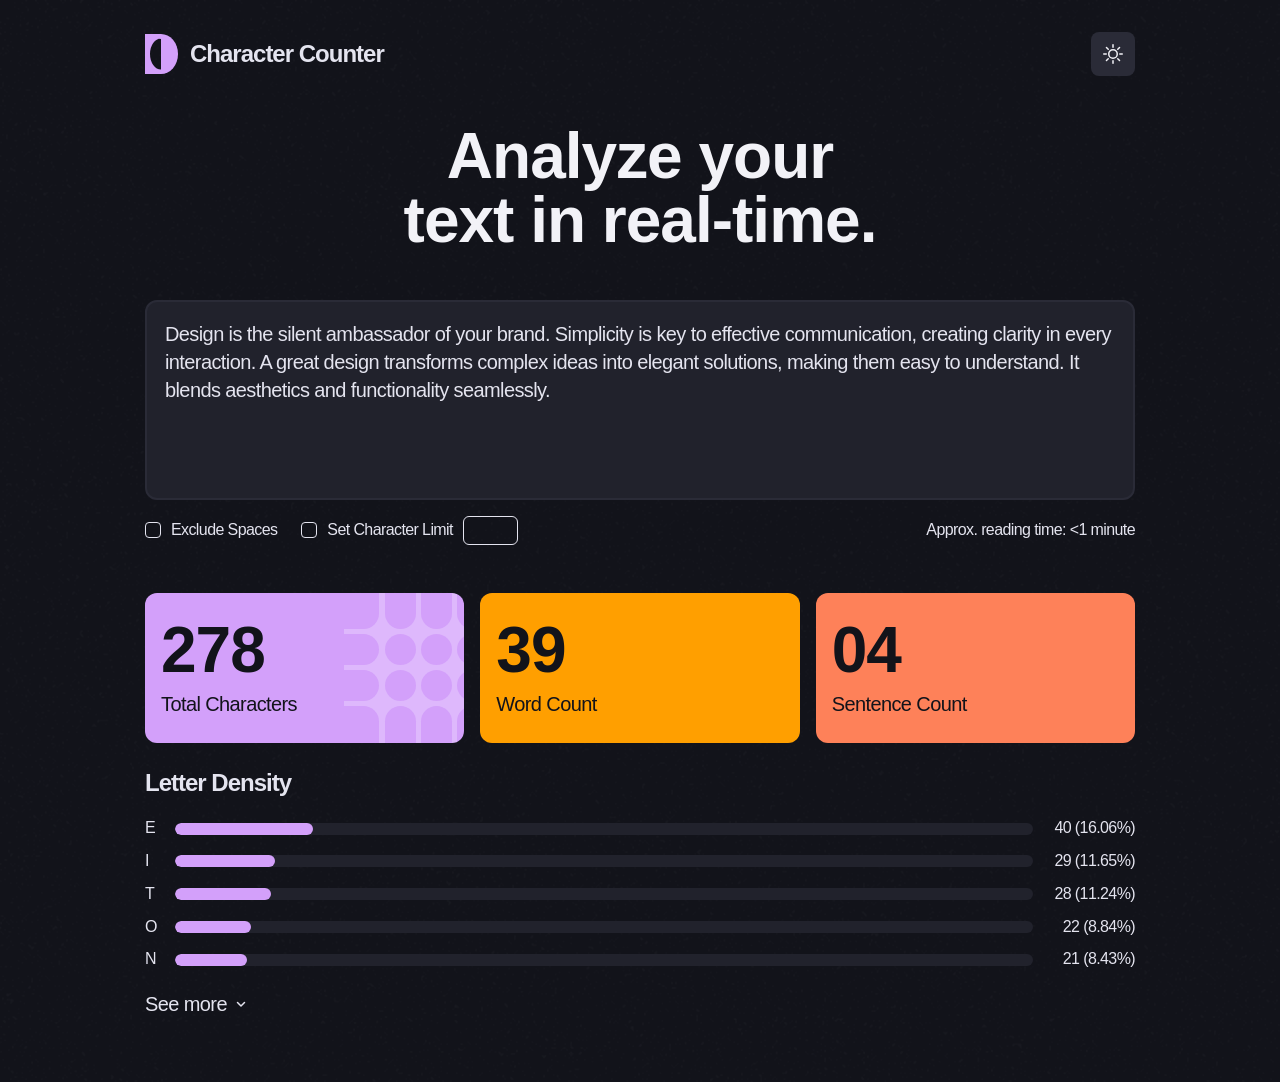
<file: index.html>
<!DOCTYPE html>
<html lang="en">
<head>
  <meta charset="UTF-8">
  <meta name="viewport" content="width=device-width, initial-scale=1.0">
  <meta http-equiv="refresh" content="0; url=./Labs/Charcter%20Counter%20Lab/">
  <title>UI Essentials - Character Counter</title>
</head>
<body>
  <p>
    Opening Character Counter...
    <a href="./Labs/Charcter%20Counter%20Lab/">Click here if you are not redirected.</a>
  </p>
</body>
</html>
</file>
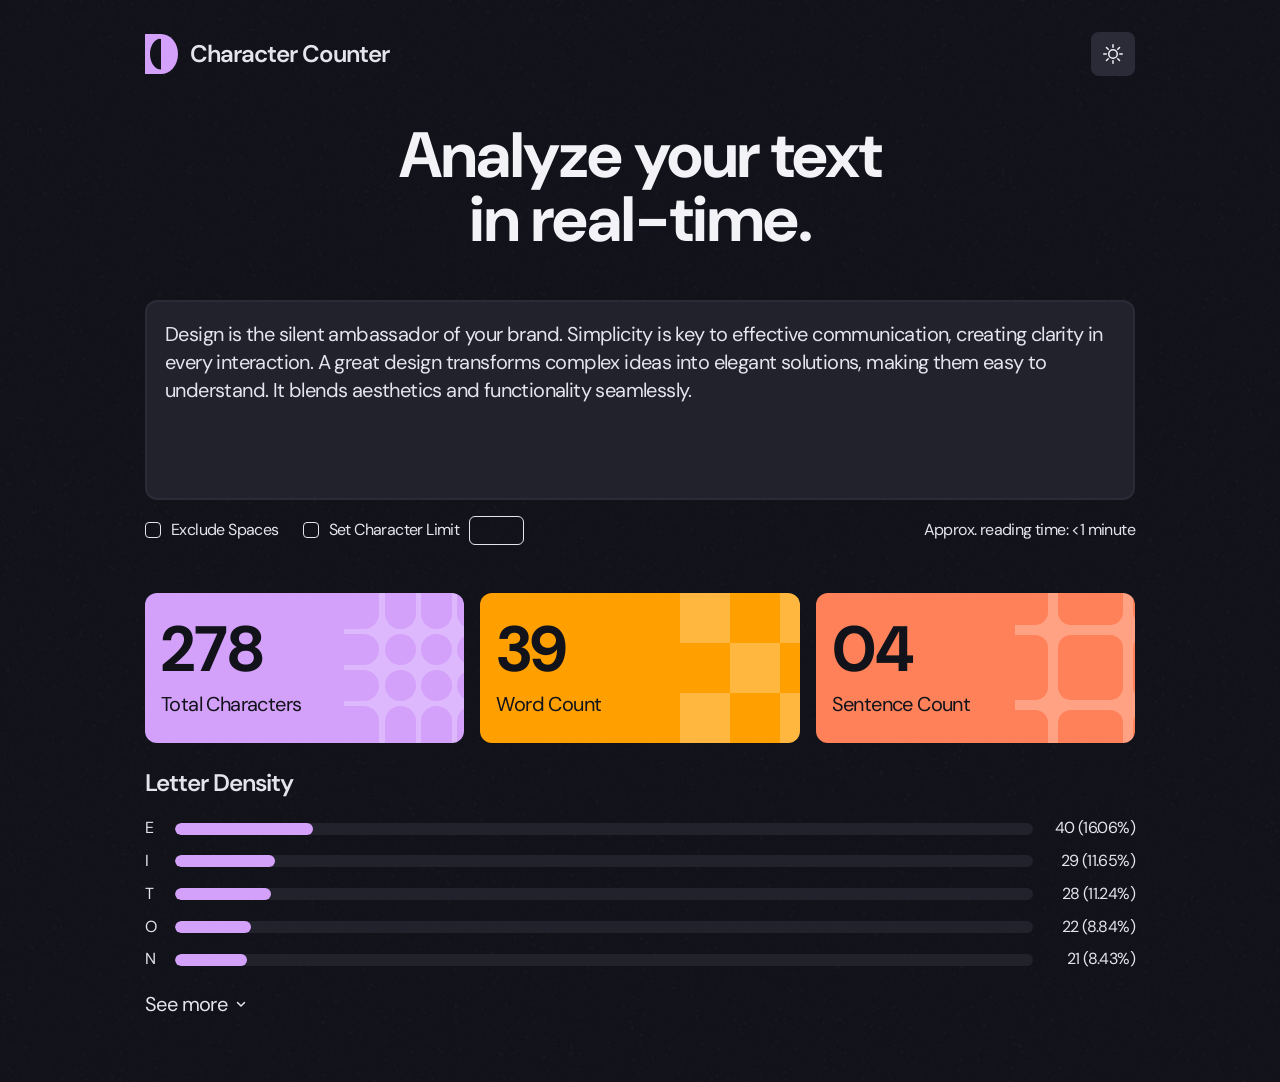
<file: Labs/Charcter Counter Lab/index.html>
<!DOCTYPE html>
<html lang="en">
<head>
  <meta charset="UTF-8">
  <meta name="viewport" content="width=device-width, initial-scale=1.0">
  <title>Character Counter</title>
  <link rel="preconnect" href="https://fonts.googleapis.com">
  <link rel="preconnect" href="https://fonts.gstatic.com" crossorigin>
  <link rel="stylesheet" href="https://fonts.googleapis.com/css2?family=DM+Sans:opsz,wght@9..40,400;9..40,600;9..40,700&display=swap">
  <link rel="stylesheet" href="./style.css">
</head>

<body>
  <div class="container">
    <header class="header">
      <a href="./" class="logo">
        <img src="./images/logo.svg" alt="" width="33" height="40">
        <span>Character Counter</span>
      </a>

      <button class="theme-toggle" type="button" aria-label="Switch to light theme">
        <img src="./images/icon-sun.svg" alt="">
      </button>
    </header>

    <main>
      <h1>Analyze your text in real-time.</h1>

      <section class="text-area" aria-label="Text input">
        <label for="text-input" class="visually-hidden">Enter your text</label>
        <textarea
          id="text-input"
          placeholder="Start typing here… (or paste your text)"
        >Design is the silent ambassador of your brand. Simplicity is key to effective communication, creating clarity in every interaction. A great design transforms complex ideas into elegant solutions, making them easy to understand. It blends aesthetics and functionality seamlessly.</textarea>

        <div class="options">
          <div class="option-group">
            <label class="checkbox">
              <input type="checkbox" id="exclude-spaces">
              Exclude Spaces
            </label>

            <div class="limit-option">
              <label class="checkbox">
                <input type="checkbox" id="limit-toggle">
                Set Character Limit
              </label>

              <label for="character-limit" class="visually-hidden">Character limit</label>
              <input type="number" id="character-limit" class="limit-input" min="1" inputmode="numeric">
            </div>
          </div>

          <p class="reading-time">
            Approx. reading time: <span>&lt;1 minute</span>
          </p>
        </div>
      </section>

      <section aria-label="Text statistics">
        <ul class="stats">
          <li class="stat-card stat-card-characters">
            <p class="stat-number">278</p>
            <p class="stat-label">Total Characters</p>
          </li>

          <li class="stat-card stat-card-words">
            <p class="stat-number">39</p>
            <p class="stat-label">Word Count</p>
          </li>

          <li class="stat-card stat-card-sentences">
            <p class="stat-number">04</p>
            <p class="stat-label">Sentence Count</p>
          </li>
        </ul>
      </section>

      <section class="density" aria-labelledby="density-title">
        <h2 id="density-title">Letter Density</h2>

        <ul class="density-list">
          <li class="density-row">
            <span>E</span>
            <span class="density-bar" aria-hidden="true"><span class="density-fill" style="width: 16.06%"></span></span>
            <span class="density-value">40 (16.06%)</span>
          </li>
          <li class="density-row">
            <span>I</span>
            <span class="density-bar" aria-hidden="true"><span class="density-fill" style="width: 11.65%"></span></span>
            <span class="density-value">29 (11.65%)</span>
          </li>
          <li class="density-row">
            <span>T</span>
            <span class="density-bar" aria-hidden="true"><span class="density-fill" style="width: 11.24%"></span></span>
            <span class="density-value">28 (11.24%)</span>
          </li>
          <li class="density-row">
            <span>O</span>
            <span class="density-bar" aria-hidden="true"><span class="density-fill" style="width: 8.84%"></span></span>
            <span class="density-value">22 (8.84%)</span>
          </li>
          <li class="density-row">
            <span>N</span>
            <span class="density-bar" aria-hidden="true"><span class="density-fill" style="width: 8.43%"></span></span>
            <span class="density-value">21 (8.43%)</span>
          </li>
        </ul>

        <button
          type="button"
          class="see-more"
        >
          <span>See more</span>
          <svg width="12" height="12" viewBox="0 0 12 12" aria-hidden="true">
            <path d="M2.5 4.5 6 8l3.5-3.5" fill="none" stroke="currentColor" stroke-width="1.5" stroke-linecap="round" stroke-linejoin="round" />
          </svg>
        </button>
      </section>
    </main>
  </div>
</body>
</html>
</file>
<file: Labs/Charcter Counter Lab/style.css>
/* ---------- Colours ---------- */

:root {
  --neutral-900: #12131a;
  --neutral-800: #21222c;
  --neutral-700: #2a2b37;
  --neutral-600: #404254;
  --neutral-200: #e4e4ef;
  --neutral-100: #f2f2f7;
  --neutral-0: #ffffff;
  --purple-400: #d3a0fa;
  --purple-500: #c27cf8;
  --yellow-500: #ff9f00;
  --orange-500: #fe8159;

  /* Theme */
  --page-background: var(--neutral-900) url("./images/bg-dark-theme.png") center top / cover;
  --text: var(--neutral-200);
  --heading: var(--neutral-100);
  --surface: var(--neutral-800);
  --surface-border: var(--neutral-700);
  --button-background: var(--neutral-700);
  --control-border: var(--neutral-200);
}

/* ---------- Base ---------- */

*,
*::before,
*::after {
  box-sizing: border-box;
}

* {
  margin: 0;
  padding: 0;
}

body {
  min-height: 100vh;
  background: var(--page-background);
  color: var(--text);
  font-family: "DM Sans", sans-serif;
  font-size: 16px;
  line-height: 1.3;
  letter-spacing: -0.6px;
}

button,
input,
textarea {
  font: inherit;
  letter-spacing: inherit;
  color: inherit;
}

button {
  border: none;
  background: none;
  cursor: pointer;
}

ul {
  list-style: none;
}

:focus-visible {
  outline: 2px solid var(--purple-500);
  outline-offset: 2px;
}

.visually-hidden {
  position: absolute;
  width: 1px;
  height: 1px;
  overflow: hidden;
  clip: rect(0 0 0 0);
  white-space: nowrap;
}

.container {
  width: min(990px, 100% - 64px);
  margin: 0 auto;
  padding: 32px 0 64px;
}

/* ---------- Header ---------- */

.header {
  display: flex;
  align-items: center;
  justify-content: space-between;
  margin-bottom: 48px;
}

.logo {
  display: flex;
  align-items: center;
  gap: 12px;
  color: var(--text);
  font-size: 24px;
  font-weight: 600;
  letter-spacing: -1px;
  text-decoration: none;
}

.logo img {
  display: block;
}

.theme-toggle {
  display: flex;
  align-items: center;
  justify-content: center;
  width: 44px;
  height: 44px;
  border-radius: 8px;
  background: var(--button-background);
}

.theme-toggle img {
  width: 22px;
  height: 22px;
}

/* ---------- Heading ---------- */

h1 {
  max-width: 500px;
  margin: 0 auto 48px;
  color: var(--heading);
  font-size: 64px;
  font-weight: 700;
  line-height: 1;
  letter-spacing: -1px;
  text-align: center;
}

/* ---------- Text area ---------- */

textarea {
  display: block;
  width: 100%;
  height: 200px;
  padding: 18px;
  border: 2px solid var(--surface-border);
  border-radius: 12px;
  background: var(--surface);
  font-size: 20px;
  line-height: 1.4;
  resize: none;
}

textarea::placeholder {
  color: var(--text);
  opacity: 1;
}

textarea:focus {
  outline: none;
  border-color: var(--purple-500);
  box-shadow: 0 0 10px var(--purple-500);
}

/* ---------- Options ---------- */

.options {
  display: flex;
  align-items: center;
  justify-content: space-between;
  gap: 12px 24px;
  margin-top: 16px;
}

.option-group {
  display: flex;
  align-items: center;
  gap: 12px 24px;
}

.checkbox {
  display: flex;
  align-items: center;
  gap: 10px;
  cursor: pointer;
}

.checkbox input {
  appearance: none;
  flex-shrink: 0;
  width: 16px;
  height: 16px;
  border: 1px solid var(--control-border);
  border-radius: 4px;
  cursor: pointer;
}

.checkbox input:checked {
  border-color: var(--purple-400);
  background: var(--purple-400) url("data:image/svg+xml,%3Csvg xmlns='http://www.w3.org/2000/svg' viewBox='0 0 16 16'%3E%3Cpath d='m4.5 8.2 2.3 2.3 4.7-4.9' fill='none' stroke='%2312131a' stroke-width='1.5' stroke-linecap='round' stroke-linejoin='round'/%3E%3C/svg%3E") center / 16px no-repeat;
}

.limit-option {
  display: flex;
  align-items: center;
  gap: 10px;
}

.limit-input {
  width: 55px;
  height: 29px;
  padding: 4px 6px;
  border: 1px solid var(--control-border);
  border-radius: 6px;
  background: transparent;
  text-align: center;
  appearance: textfield;
}

.limit-input::-webkit-inner-spin-button,
.limit-input::-webkit-outer-spin-button {
  appearance: none;
  margin: 0;
}

/* ---------- Statistic cards ---------- */

.stats {
  display: grid;
  grid-template-columns: repeat(3, 1fr);
  gap: 16px;
  margin-top: 48px;
}

.stat-card {
  display: flex;
  flex-direction: column;
  justify-content: center;
  gap: 8px;
  height: 150px;
  padding: 0 16px;
  border-radius: 12px;
  background-repeat: no-repeat;
  background-position: right center;
  color: var(--neutral-900);
}

.stat-card-characters {
  background-color: var(--purple-400);
  background-image: url("./images/pattern-characters.svg");
}

.stat-card-words {
  background-color: var(--yellow-500);
  background-image: url("./images/pattern-words.svg");
}

.stat-card-sentences {
  background-color: var(--orange-500);
  background-image: url("./images/pattern-sentences.svg");
}

.stat-number {
  font-size: 64px;
  font-weight: 700;
  line-height: 1;
  letter-spacing: -1px;
}

.stat-label {
  font-size: 20px;
  line-height: 1.4;
}

/* ---------- Letter density ---------- */

.density {
  margin-top: 24px;
}

.density h2 {
  margin-bottom: 20px;
  font-size: 24px;
  font-weight: 600;
  line-height: 1.3;
  letter-spacing: -1px;
}

.density-list {
  display: flex;
  flex-direction: column;
  gap: 12px;
}

.density-row {
  display: grid;
  grid-template-columns: 16px 1fr 88px;
  align-items: center;
  gap: 14px;
}

.density-bar {
  height: 12px;
  overflow: hidden;
  border-radius: 999px;
  background: var(--surface);
}

.density-fill {
  display: block;
  height: 100%;
  border-radius: 999px;
  background: var(--purple-400);
}

.density-value {
  text-align: right;
  white-space: nowrap;
}

.see-more {
  display: flex;
  align-items: center;
  gap: 8px;
  margin-top: 20px;
  font-size: 20px;
  line-height: 1.4;
}

/* ---------- Mobile ---------- */

@media (max-width: 767px) {
  .container {
    width: calc(100% - 32px);
    padding-top: 16px;
  }

  .header {
    margin-bottom: 56px;
  }

  .logo {
    gap: 10px;
    font-size: 18px;
  }

  .logo img {
    width: 24px;
    height: 30px;
  }

  .theme-toggle {
    width: 32px;
    height: 32px;
    border-radius: 6px;
  }

  .theme-toggle img {
    width: 20px;
    height: 20px;
  }

  h1 {
    margin-bottom: 40px;
    font-size: 40px;
  }

  textarea {
    padding: 14px;
  }

  .options,
  .option-group {
    flex-direction: column;
    align-items: flex-start;
  }

  .stats {
    grid-template-columns: 1fr;
    margin-top: 40px;
  }

  .stat-card {
    height: 130px;
    padding: 0 20px;
    background-position: right -20px center;
  }

  .stat-number {
    font-size: 40px;
  }
}
</file>
